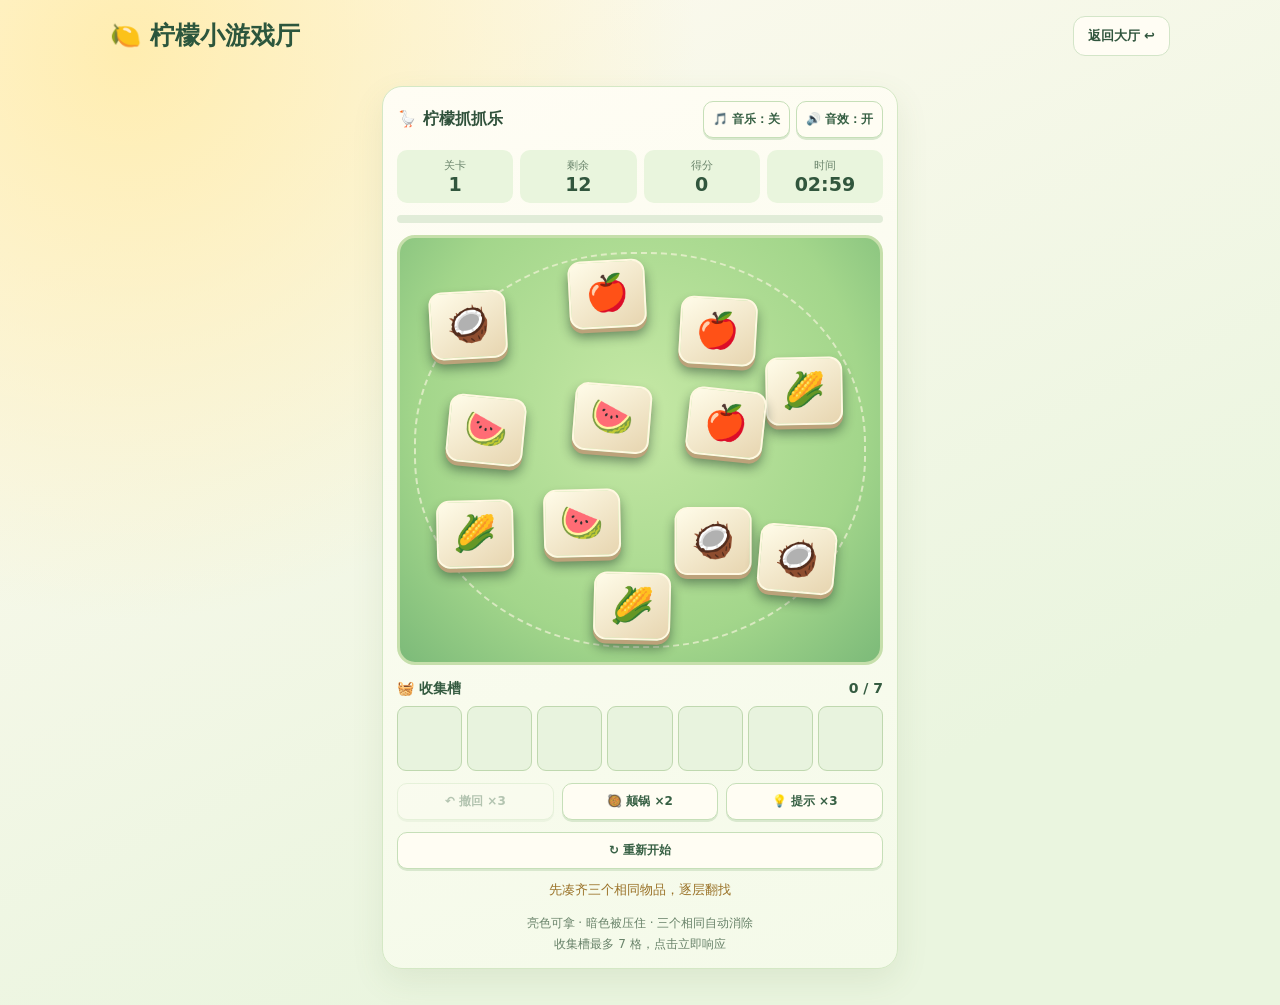
<file: lemon-catch.html>
<!doctype html><html lang="zh-CN"><head><meta charset="utf-8"><meta name="viewport" content="width=device-width,initial-scale=1,viewport-fit=cover"><meta name="theme-color" content="#fff8e8"><title>柠檬抓抓乐</title><link rel="stylesheet" href="./h5-theme.css"><style>
*{box-sizing:border-box}body{margin:0}.wrap{max-width:540px;margin:0 auto;padding:14px 12px 36px}.game{background:#1b3029;border:1px solid #41644e;border-radius:20px;padding:14px;color:#f5f8ed}.controls{display:flex;justify-content:space-between;gap:8px;align-items:center;margin-bottom:12px}.controls .audio{display:flex;gap:6px}.game button{font-family:inherit;cursor:pointer;touch-action:manipulation}.tool{background:#2e5543;border:1px solid #62866c;color:#f3f8ec;border-radius:10px;padding:9px;font-size:12px;font-weight:700}.tool:disabled{opacity:.35;cursor:default}.stats{display:grid;grid-template-columns:repeat(4,1fr);gap:7px;margin-bottom:12px}.stat{background:#284637;border-radius:10px;text-align:center;padding:8px 2px}.stat small{display:block;font-size:11px;color:#b6d1bf}.stat strong{font-size:19px}.progress{height:8px;border-radius:8px;background:#10251b;margin-bottom:12px;overflow:hidden}.progress>div{height:100%;background:linear-gradient(90deg,#76d29a,#f6d785);transition:width .15s}.board{height:clamp(320px,82vw,430px);position:relative;border:3px solid #719675;border-radius:18px;overflow:hidden;background:radial-gradient(ellipse at 50% 40%,#739561,#416e4b 62%,#204b38);touch-action:manipulation}.board:before{content:"";position:absolute;inset:14px;border:2px dashed #c2d9a944;border-radius:48%;pointer-events:none}.piece{position:absolute;width:16%;height:16%;padding:0;border-radius:13px;display:grid;place-items:center;background:linear-gradient(145deg,#fffce9,#e7d5b0);border:2px solid #fff8e1;box-shadow:0 4px 0 #bca27a,0 8px 12px #0b211a77;font-size:clamp(23px,7vw,35px);transform:translate(-50%,-50%) rotate(var(--angle));transition:filter .1s}.piece:active:not(:disabled){filter:brightness(1.2)}.piece.covered{filter:brightness(.58) saturate(.7);cursor:not-allowed}.piece.hint{outline:4px solid #ffe18b}.tray-head{display:flex;justify-content:space-between;margin:15px 0 8px;font-size:14px;font-weight:700}.tray{display:grid;grid-template-columns:repeat(7,minmax(0,1fr));gap:5px}.slot{aspect-ratio:1;border:1px solid #628973;border-radius:9px;background:#102a20;display:grid;place-items:center;font-size:clamp(19px,5vw,29px)}.slot.filled{background:#f1e4c0}.tools{display:grid;grid-template-columns:repeat(3,1fr);gap:8px;margin-top:12px}.message{text-align:center;min-height:22px;margin-top:12px;font-size:13px;color:#f1d79b}.hintline{text-align:center;font-size:12px;color:#a8c7b0;line-height:1.7;margin:10px 0 0}.modal{position:absolute;inset:0;z-index:100;background:#081d16e8;display:flex;flex-direction:column;align-items:center;justify-content:center;text-align:center;gap:12px;padding:18px}.modal[hidden]{display:none!important}.modal strong{font-size:26px}.float{position:absolute;pointer-events:none;font-size:22px;font-weight:900;color:#ffe38a;animation:rise .5s ease-out forwards;z-index:70}@keyframes rise{to{opacity:0;transform:translateY(-45px) scale(1.3)}}@media(max-width:380px){.tool{font-size:11px;padding:8px 5px}.controls{flex-wrap:wrap}}
</style><style>
body.catch-light{background:radial-gradient(circle at 10% 5%,#ffedb0 0,transparent 38%),linear-gradient(155deg,#fffaf0,#eaf5df 75%)!important;color:#2e513a!important;min-height:100dvh}
.catch-light .hall-heading{color:#2c563d}
.catch-light .hall-back{background:#fffdf4;color:#30553d;border:1px solid #d3e5c8}
.catch-light .game.hall-game{background:linear-gradient(165deg,#fffdf4,#f4fae9)!important;border:1px solid #d4e8c5;box-shadow:0 12px 32px #607e461c;color:#30513b}
.catch-light .tool{background:#fffdf3;color:#376044;border:1px solid #c6dfb8;box-shadow:0 2px 0 #d9e8ce}
.catch-light .tool:active:not(:disabled){transform:translateY(1px);box-shadow:none}
.catch-light .stat{background:#e9f5dd;color:#31563d}
.catch-light .stat small{color:#6b856c}
.catch-light .progress{background:#e1ecd8}
.catch-light .board{border-color:#c6dfab;background:radial-gradient(ellipse at 50% 40%,#c5e8a5,#a3d68b 65%,#7cba79)}
.catch-light .board:before{border-color:#fff8e599}
.catch-light .piece.covered{filter:brightness(.83) saturate(.8);opacity:.88}
.catch-light .tray-head{color:#345b40}
.catch-light .slot{background:#e8f3de;border-color:#bfd8af}
.catch-light .slot.filled{background:#fff1c7}
.catch-light .message{color:#9a7228}
.catch-light .hintline{color:#69836a}
.catch-light .modal{background:#f7fbeaef;color:#31553d}
.catch-light .modal #summary{color:#67836a}
</style><style>@media(prefers-color-scheme:dark){body.catch-light{background:radial-gradient(circle at 10% 5%,#294735,transparent 42%),#15271e!important;color:#edf6e9!important}.catch-light .hall-heading{color:#edf6e9}.catch-light .hall-back{background:#2b4937;color:#edf6e9;border-color:#55765c}.catch-light .game.hall-game{background:#20372b!important;color:#edf6e9;border-color:#456b50}.catch-light .tool{background:#2b4937;color:#edf6e9;border-color:#52745a}.catch-light .stat{background:#2b4937;color:#edf6e9}.catch-light .stat small,.catch-light .hintline{color:#b2cbb7}.catch-light .progress{background:#1b3326}.catch-light .board{background:radial-gradient(ellipse at 50% 40%,#5c8255,#365e41 65%,#254634);border-color:#618c65}.catch-light .slot{background:#193327;border-color:#52765a}.catch-light .slot.filled{background:#e7d4a6}.catch-light .message{color:#f0d08b}.catch-light .modal{background:#10241ded;color:#edf6e9}}.catch-light #time{color:inherit}.catch-light #time.time-warning{color:#d75037}@media(prefers-color-scheme:dark){.catch-light #time.time-warning{color:#ffad95}}</style></head><body class="catch-light"><nav class="hall-nav"><h1 class="hall-heading">🍋 柠檬小游戏厅</h1><a class="hall-back" data-hall-back href="./">返回大厅 ↩</a></nav><main class="wrap"><section class="game hall-game">
<div class="controls"><strong>🪿 柠檬抓抓乐</strong><div class="audio"><button class="tool" data-hall-music aria-pressed="false">🎵 音乐：关</button><button class="tool" id="sound" aria-pressed="true">🔊 音效：开</button></div></div>
<div class="stats"><div class="stat"><small>关卡</small><strong id="level">1</strong></div><div class="stat"><small>剩余</small><strong id="left">0</strong></div><div class="stat"><small>得分</small><strong id="score">0</strong></div><div class="stat"><small>时间</small><strong id="time">03:00</strong></div></div><div class="progress"><div id="progress"></div></div>
<div class="board" id="board"><div id="pieces"></div><div id="modal" class="modal" hidden><strong id="result"></strong><span id="summary"></span><button class="tool" id="next" style="background:#f4d88d;color:#29422f;padding:13px 25px;font-size:16px">继续</button></div></div>
<div class="tray-head"><span>🧺 收集槽</span><span id="count">0 / 7</span></div><div class="tray" id="tray"></div>
<div class="tools"><button class="tool" id="undo">↶ 撤回 ×<span id="un">3</span></button><button class="tool" id="mix">🥘 颠锅 ×<span id="mn">2</span></button><button class="tool" id="hint">💡 提示 ×<span id="hn">3</span></button></div><div class="tools" style="grid-template-columns:1fr"><button class="tool" id="reset">↻ 重新开始</button></div><div id="msg" class="message">点击亮色物品，翻出下一层！</div><p class="hintline">亮色可拿 · 暗色被压住 · 三个相同自动消除<br>收集槽最多 7 格，点击立即响应</p>
</section></main><script src="./h5-music.js"></script><script src="./h5-swipe.js"></script><script src="./lemon-catch.js"></script></body></html>
</file>
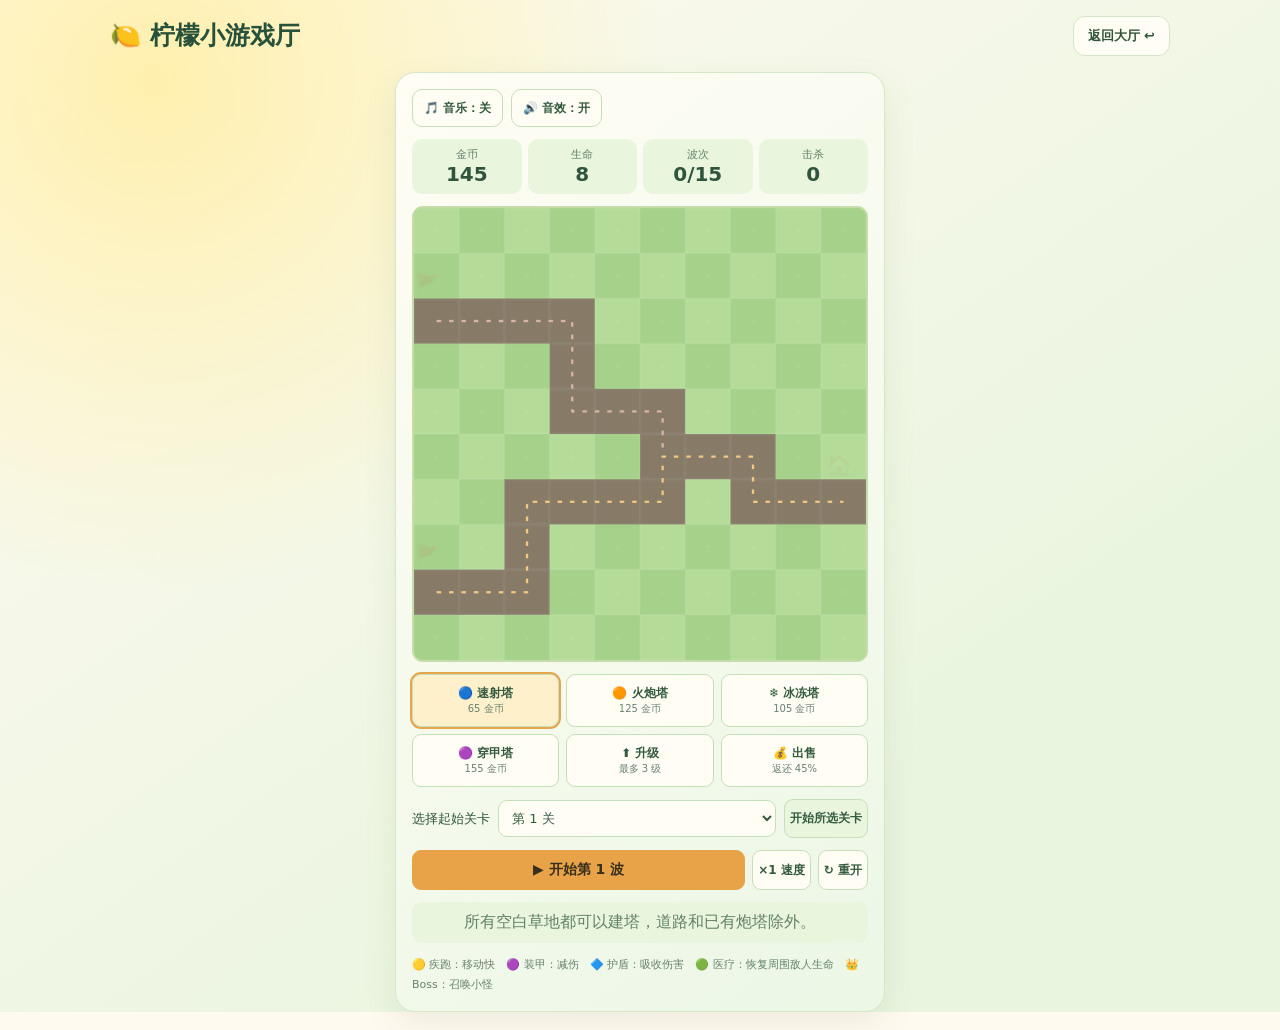
<file: tower-defense-3.html>
<!doctype html>
<html lang="zh-CN"><head><meta charset="utf-8"><meta name="viewport" content="width=device-width,initial-scale=1,viewport-fit=cover"><title>柠檬塔防 · 柠檬小游戏厅</title>
<style>
*{box-sizing:border-box}body{margin:0;background:#101d1b;color:#f0f5f1;font-family:system-ui,-apple-system,'Microsoft YaHei',sans-serif}.game{max-width:490px;margin:18px auto;padding:16px;background:#1a2a27;border-radius:18px;display:flex;flex-direction:column;gap:12px}.stats{display:grid;grid-template-columns:repeat(4,minmax(0,1fr));gap:6px}.stat{background:#263c35;border-radius:10px;padding:8px 2px;text-align:center;font-size:11px;color:#adc4b9}.stat b{display:block;font-size:20px;color:#fff}canvas{display:block;width:100%;height:auto;border-radius:11px;touch-action:manipulation;background:#172b28}.tools{display:grid;grid-template-columns:repeat(3,minmax(0,1fr));gap:7px}button{background:#31443d;color:white;border:1px solid #486256;border-radius:9px;padding:10px 5px;font-size:12px;font-weight:600;cursor:pointer}button.sel{outline:2px solid #e46c56}button.main{background:#aa3c37;border-color:#aa3c37;font-size:14px;flex:1}button:disabled{opacity:.4}.small{font-size:10px;font-weight:400;color:#b5c9bf}.controls{display:flex;gap:7px}.msg{text-align:center;background:#263c35;border-radius:9px;padding:10px;min-height:40px}.legend{font-size:11px;color:#b5c9bf;line-height:1.8}h1{font-size:20px;margin:0;text-align:center}
a.back{display:block;max-width:490px;margin:12px auto 0;padding:0 16px;color:#b8e8d0;text-decoration:none;font-size:14px}a.back:hover{text-decoration:underline}
.sound-switch{text-align:right}.sound-switch button{font-size:12px;padding:7px 12px;background:#38584a;border-color:#668b77}</style><style>
.tower-light .game.hall-game{background:linear-gradient(165deg,#fffdf4,#f1f8e8)!important;border:1px solid #d4e8c5;box-shadow:0 12px 32px #607e461c;color:#31543d}
.tower-light .stat,.tower-light .msg{background:#e9f5dd;color:#638269}
.tower-light .stat b{color:#31543d}
.tower-light .tools button,.tower-light .controls button:not(.main),.tower-light .sound-switch button{background:#fffdf4;border:1px solid #c7dfb9;color:#345b40}
.tower-light .tools button.sel{outline:2px solid #e5a64e;background:#fff0cc}
.tower-light .controls button.main{background:#e8a348;border-color:#e8a348;color:#372f1c}
.tower-light .small,.tower-light .legend{color:#68826d}
.tower-light canvas{background:#a7d28b;border:2px solid #c4dda9}
.tower-light .game.hall-game{background:linear-gradient(145deg,#fffdf4,#ecf7e6)!important}
.level-select{display:flex;align-items:center;gap:8px;flex-wrap:wrap;font-size:13px}
.level-select select{min-width:100px;flex:1;background:#fffdf4;border:1px solid #c7dfb9;color:#345b40;border-radius:9px;padding:9px;font:inherit}
.level-select button{background:#e9f5dd;color:#345b40;border:1px solid #c7dfb9}
#xRetry{width:100%;background:#e8a348;color:#372f1c;border:1px solid #e8a348;font-size:14px}
@media(prefers-color-scheme:dark){.tower-light .game.hall-game{background:#20372b!important}.level-select select,.level-select button{background:#2b4937;color:#edf6e9;border-color:#52745a}}
</style><link rel="stylesheet" href="./h5-theme.css"></head><body class="tower-light"><nav class="hall-nav"><h1 class="hall-heading">🍋 柠檬小游戏厅</h1><a class="hall-back" data-hall-back href="./">返回大厅 ↩</a></nav><main class="game hall-game" id="hellTD"><div class="sound-switch hall-audio"><button type="button" data-hall-music aria-pressed="false">🎵 音乐：关</button><button type="button" id="xSound" aria-pressed="true">🔊 音效：开</button></div>
<div class="stats"><div class="stat">金币<b id="xGold">145</b></div><div class="stat">生命<b id="xLife">8</b></div><div class="stat">波次<b id="xWave">0/15</b></div><div class="stat">击杀<b id="xKills">0</b></div></div>
<canvas id="xCanvas" width="400" height="400" aria-label="塔防地图"></canvas>
<div class="tools"><button data-mode="gun" class="sel">🔵 速射塔<div class="small">65 金币</div></button><button data-mode="cannon">🟠 火炮塔<div class="small">125 金币</div></button><button data-mode="ice">❄️ 冰冻塔<div class="small">105 金币</div></button><button data-mode="laser">🟣 穿甲塔<div class="small">155 金币</div></button><button data-mode="upgrade">⬆️ 升级<div class="small">最多 3 级</div></button><button data-mode="sell">💰 出售<div class="small">返还 45%</div></button></div>
<div class="level-select"><label for="xLevel">选择起始关卡</label><select id="xLevel" aria-label="选择起始关卡"><option value="1">第 1 关</option><option value="2">第 2 关</option><option value="3">第 3 关</option><option value="4">第 4 关</option><option value="5">第 5 关</option><option value="6">第 6 关</option><option value="7">第 7 关</option><option value="8">第 8 关</option><option value="9">第 9 关</option><option value="10">第 10 关</option><option value="11">第 11 关</option><option value="12">第 12 关</option><option value="13">第 13 关</option><option value="14">第 14 关</option><option value="15">第 15 关</option></select><button id="xJump">开始所选关卡</button></div>
<div class="controls"><button class="main" id="xStart">▶ 开始第 1 波</button><button id="xSpeed">×1 速度</button><button id="xReset">↻ 重开</button></div><button id="xRetry" hidden>↻ 从本关重新挑战</button>
<div id="xMsg" class="msg" aria-live="polite">所有空白草地都可以建塔，道路和已有炮塔除外。</div><div class="legend">🟡 疾跑：移动快　🟣 装甲：减伤　🔷 护盾：吸收伤害　🟢 医疗：恢复周围敌人生命　👑 Boss：召唤小怪</div></main><script src="./h5-music.js"></script><script src="./h5-swipe.js"></script>
<script>
(function(){
const root=document.getElementById('hellTD'),q=s=>root.querySelector(s),cv=q('#xCanvas'),c=cv.getContext('2d'),S=40;
const paths=[[[0,2],[1,2],[2,2],[3,2],[3,3],[3,4],[4,4],[5,4],[5,5],[6,5],[7,5],[7,6],[8,6],[9,6]],[[0,8],[1,8],[2,8],[2,7],[2,6],[3,6],[4,6],[5,6],[5,5],[6,5],[7,5],[7,6],[8,6],[9,6]]];
const slots=[[1,1],[3,1],[5,2],[4,3],[2,4],[4,5],[6,3],[7,4],[8,4],[1,6],[3,7],[5,7],[6,7],[8,8]];
const roadSet=new Set(paths.flat().map(p=>p.join(',')));
const config={gun:{cost:65,range:100,dmg:17,rate:.25,color:'#42b5ff'},cannon:{cost:125,range:118,dmg:62,rate:1.3,color:'#ffac50'},ice:{cost:105,range:100,dmg:9,rate:.65,color:'#8ee9ff'},laser:{cost:155,range:132,dmg:44,rate:.72,color:'#c58cff'}};
let gold,life,wave,kills,towers,enemies,shots,mode,active,ended,spawned,clock,speed,last,uid,bossSpawn,waveSnapshot=null;
let soundEnabled=true,soundContext=null,lastShotSound=0;
function unlockSound(){try{const C=window.AudioContext||window.webkitAudioContext;if(!C)return null;soundContext??=new C();if(soundContext.state==='suspended')soundContext.resume().catch(()=>{});return soundContext}catch(e){return null}}
function sound(freq=440,duration=.08,volume=.075){if(!soundEnabled)return;const ac=unlockSound();if(!ac)return;try{const o=ac.createOscillator(),g=ac.createGain(),t=ac.currentTime+.015;o.type='triangle';o.frequency.setValueAtTime(freq,t);g.gain.setValueAtTime(Math.max(volume,.001),t);g.gain.exponentialRampToValueAtTime(.001,t+duration);o.connect(g).connect(ac.destination);o.start(t);o.stop(t+duration+.02)}catch(e){}}
q('#xSound').onclick=()=>{soundEnabled=!soundEnabled;q('#xSound').textContent=soundEnabled?'🔊 音效：开':'🔇 音效：关';q('#xSound').setAttribute('aria-pressed',String(soundEnabled));if(soundEnabled)sound(620,.14,.09)};
root.addEventListener('pointerdown',unlockSound,{passive:true});
const msg=s=>q('#xMsg').textContent=s;
function sync(){q('#xGold').textContent=gold;q('#xLife').textContent=life;q('#xWave').textContent=wave+'/15';q('#xKills').textContent=kills;q('#xStart').disabled=active||ended||wave>=15;q('#xLevel').disabled=active;q('#xJump').disabled=active;q('#xRetry').hidden=!(ended&&life<=0)}
function choose(m){mode=m;root.querySelectorAll('[data-mode]').forEach(b=>b.classList.toggle('sel',b.dataset.mode===m))}
function reset(){waveSnapshot=null;q('#xLevel').value='1';gold=145;life=8;wave=0;kills=0;towers=[];enemies=[];shots=[];mode='gun';active=false;ended=false;spawned=0;clock=0;speed=1;last=0;uid=0;bossSpawn=0;q('#xSpeed').textContent='×1 速度';q('#xStart').textContent='▶ 开始第 1 波';msg('所有空白草地都可以建塔，道路和已有炮塔除外。');choose('gun');sync()}
function pos(e){let path=paths[e.lane],i=Math.min(Math.floor(e.p),path.length-2),f=Math.min(1,e.p-i),a=path[i],b=path[i+1];return{x:(a[0]+(b[0]-a[0])*f+.5)*S,y:(a[1]+(b[1]-a[1])*f+.5)*S}}
function total(){return 7+wave*2}
function spawn(type,lane,p=0){let mult=Math.pow(1.27,wave-1),hp={normal:65,fast:43,armor:170,shield:100,medic:90,boss:900}[type]*mult;enemies.push({id:++uid,type,lane,p,hp,max:hp,shield:type==='shield'?hp*.9:0,v:{normal:.7,fast:1.35,armor:.42,shield:.68,medic:.58,boss:.32}[type],reward:{normal:12,fast:16,armor:24,shield:19,medic:25,boss:120}[type],slow:0,heal:0,summon:0})}
root.querySelectorAll('[data-mode]').forEach(b=>b.onclick=()=>choose(b.dataset.mode));
q('#xSpeed').onclick=()=>{speed=speed===1?2:speed===2?3:1;q('#xSpeed').textContent='×'+speed+' 速度'};
q('#xReset').onclick=reset;
function snapshot(){return{gold,life,wave,kills,towers:towers.map(t=>({...t})),uid,bossSpawn}}
function restoreSnapshot(s){gold=s.gold;life=s.life;wave=s.wave;kills=s.kills;towers=s.towers.map(t=>({...t}));uid=s.uid;bossSpawn=s.bossSpawn;enemies=[];shots=[];active=false;ended=false;spawned=0;clock=0;last=0;speed=1;q('#xSpeed').textContent='×1 速度';choose('gun');sync()}
function selectLevel(n){n=Math.max(1,Math.min(15,n));reset();wave=n-1;gold=145+(n-1)*105;life=8;sync();q('#xLevel').value=String(n);q('#xStart').textContent='▶ 开始第 '+n+' 波';msg('已选择第 '+n+' 关，获得 '+gold+' 初始金币。可先布置炮塔，再开始进攻。')}
q('#xJump').onclick=()=>selectLevel(Number(q('#xLevel').value));
q('#xRetry').onclick=()=>{if(!waveSnapshot)return;restoreSnapshot(waveSnapshot);q('#xStart').textContent='▶ 开始第 '+(wave+1)+' 波';msg('已恢复第 '+(wave+1)+' 关开始前的炮塔、金币与生命，准备再次挑战。');q('#xRetry').hidden=true};

q('#xStart').onclick=()=>{if(active||ended||wave>=15)return;waveSnapshot=snapshot();wave++;active=true;q('#xLevel').value=String(wave);sound(540,.16,.08);spawned=0;clock=0;q('#xStart').textContent='⚔️ 进攻中';msg(wave%5===0?'⚠️ Boss 入侵！':'第 '+wave+' 波：双路进攻');sync()};
cv.addEventListener('pointerdown',ev=>{if(ended)return;let r=cv.getBoundingClientRect(),x=Math.floor((ev.clientX-r.left)*400/r.width/40),y=Math.floor((ev.clientY-r.top)*400/r.height/40);let t=towers.find(t=>t.x===x&&t.y===y);if(mode==='upgrade'){if(!t){msg('请选择已有炮塔');return}if(t.level===3){msg('已达到最高等级');return}let cost=65+t.level*65;if(gold<cost){msg('升级需要 '+cost+' 金币');return}gold-=cost;t.spent+=cost;t.level++;sound(730,.15,.07);msg('升级成功，Lv.'+t.level)}else if(mode==='sell'){if(!t){msg('这里没有炮塔');return}let amount=Math.floor(t.spent*.45);gold+=amount;towers=towers.filter(v=>v!==t);sound(340,.12,.06);msg('出售获得 '+amount+' 金币')}else{if(x<0||x>=10||y<0||y>=10||roadSet.has(x+','+y)){msg('道路上不能建塔，请选择空白草地！');return}if(t){msg('位置已占用');return}let cost=config[mode].cost;if(gold<cost){msg('金币不足，需要 '+cost);return}gold-=cost;towers.push({x,y,type:mode,level:1,spent:cost,cool:0});sound(580,.11,.07);msg('建造成功')}sync()});
function hit(e,d,t){if(e.type==='armor'&&t.type!=='laser')d*=.32;if(e.type==='boss'&&t.type!=='laser')d*=.7;if(e.shield>0){let used=Math.min(e.shield,d);e.shield-=used;d-=used}e.hp-=d;if(t.type==='ice')e.slow=Math.max(e.slow,1.8)}
function update(dt){if(!active)return;clock-=dt;if(spawned<total()&&clock<=0){let n=spawned,type=n%9===8?'medic':n%6===5?'shield':n%5===3?'armor':n%3===1?'fast':'normal';if(wave%5===0&&n===total()-1)type='boss';spawn(type,n%2);spawned++;clock=Math.max(.24,.7-wave*.019)}
for(let e of enemies){e.slow=Math.max(0,e.slow-dt);e.p+=e.v*(e.slow>0?.48:1)*dt;if(e.type==='medic'){e.heal+=dt;if(e.heal>=1.4){e.heal=0;let ep=pos(e);for(let other of enemies){let op=pos(other);if(Math.hypot(op.x-ep.x,op.y-ep.y)<95)other.hp=Math.min(other.max,other.hp+other.max*.075)}}}if(e.type==='boss'){e.summon+=dt;if(e.summon>=3.8){e.summon=0;bossSpawn++;if(bossSpawn<15)spawn('fast',e.lane,Math.max(0,e.p-.65))}}}
for(let t of towers){t.cool-=dt;if(t.cool>0)continue;let cfg=config[t.type],cx=(t.x+.5)*S,cy=(t.y+.5)*S,r=cfg.range+(t.level-1)*12;let candidates=enemies.filter(e=>{let p=pos(e);return Math.hypot(p.x-cx,p.y-cy)<r}).sort((a,b)=>b.p-a.p);if(!candidates.length)continue;let e=candidates[0],p=pos(e),d=cfg.dmg*Math.pow(1.65,t.level-1);hit(e,d,t);if(t.type==='cannon')for(let other of enemies){if(other!==e){let op=pos(other);if(Math.hypot(op.x-p.x,op.y-p.y)<45)hit(other,d*.48,t)}}t.cool=cfg.rate/(1+(t.level-1)*.22);if(performance.now()-lastShotSound>160){sound(t.type==='cannon'?150:390,.055,.035);lastShotSound=performance.now()}shots.push({x:cx,y:cy,tx:p.x,ty:p.y,ttl:.14,type:t.type})}
shots=shots.filter(s=>(s.ttl-=dt)>0);
for(let i=enemies.length-1;i>=0;i--){let e=enemies[i];if(e.hp<=0){gold+=e.reward;kills++;enemies.splice(i,1)}else if(e.p>=paths[e.lane].length-1){life-=e.type==='boss'?5:e.type==='armor'?2:1;enemies.splice(i,1)}}
if(life<=0){life=0;active=false;ended=true;q('#xStart').textContent='失败';sound(150,.4,.09);msg('💀 第 '+wave+' 关失守！点击「从本关重新挑战」可恢复本关开局配置。')}
else if(spawned>=total()&&enemies.length===0){active=false;if(wave===15){ended=true;q('#xStart').textContent='🏆 胜利';sound(880,.35,.09);msg('🏆 全部 15 波通关！你守住了基地！')}else{gold+=20;q('#xStart').textContent='▶ 开始第 '+(wave+1)+' 波';msg('守住第 '+wave+' 波，奖励 20 金币。')}}sync()}
function draw(){c.clearRect(0,0,400,400);let road=roadSet;for(let y=0;y<10;y++)for(let x=0;x<10;x++){c.fillStyle=road.has(x+','+y)?'#877b68':(x+y)%2?'#a5d18a':'#b5db99';c.fillRect(x*S,y*S,S,S);c.strokeStyle='rgba(255,255,255,.045)';c.strokeRect(x*S+.5,y*S+.5,39,39)}
for(let lane=0;lane<2;lane++){c.strokeStyle=lane?'#f3c885':'#d8b5a6';c.lineWidth=2;c.setLineDash([4,7]);c.beginPath();paths[lane].forEach((p,i)=>{let x=(p[0]+.5)*S,y=(p[1]+.5)*S;i?c.lineTo(x,y):c.moveTo(x,y)});c.stroke();c.setLineDash([])}
for(let y=0;y<10;y++)for(let x=0;x<10;x++){if(roadSet.has(x+','+y)||towers.some(t=>t.x===x&&t.y===y))continue;c.fillStyle='rgba(255,255,255,.07)';c.beginPath();c.arc((x+.5)*S,(y+.5)*S,2,0,Math.PI*2);c.fill()}
c.font='18px sans-serif';c.fillText('🚩',1,74);c.fillText('🚩',1,314);c.fillText('🏠',365,234);
for(let t of towers){let x=(t.x+.5)*S,y=(t.y+.5)*S;c.fillStyle='#10272d';c.beginPath();c.arc(x,y,17,0,7);c.fill();c.fillStyle=config[t.type].color;c.beginPath();c.arc(x,y,12,0,7);c.fill();c.fillStyle='#152c34';c.fillRect(x-3,y-17,6,14);c.fillStyle='white';c.font='bold 11px sans-serif';c.textAlign='center';c.fillText(t.level,x,y+4);c.textAlign='left'}
for(let e of enemies){let p=pos(e),rad=e.type==='boss'?17:e.type==='armor'?13:10;c.fillStyle={normal:'#ef6c76',fast:'#f4d45e',armor:'#b68cf4',shield:'#60bafa',medic:'#65d894',boss:'#fa649d'}[e.type];c.beginPath();c.arc(p.x,p.y,rad,0,7);c.fill();if(e.shield>0){c.strokeStyle='#92ddff';c.lineWidth=3;c.beginPath();c.arc(p.x,p.y,rad+4,0,7);c.stroke()}if(e.slow>0){c.strokeStyle='#b0f7ff';c.lineWidth=2;c.beginPath();c.arc(p.x,p.y,rad+6,0,7);c.stroke()}if(e.type==='boss'){c.font='16px sans-serif';c.fillText('👑',p.x-9,p.y-16)}c.fillStyle='#502d38';c.fillRect(p.x-14,p.y-rad-9,28,4);c.fillStyle='#70f4a4';c.fillRect(p.x-14,p.y-rad-9,28*Math.max(0,e.hp/e.max),4)}
for(let s of shots){c.globalAlpha=Math.min(1,s.ttl/.14);c.strokeStyle=config[s.type].color;c.lineWidth=s.type==='cannon'?6:3;c.beginPath();c.moveTo(s.x,s.y);c.lineTo(s.tx,s.ty);c.stroke();c.globalAlpha=1}}
function frame(ts){let dt=last?Math.min((ts-last)/1000,.05):0;last=ts;if(active)for(let i=0;i<speed;i++)update(dt);draw();requestAnimationFrame(frame)}
reset();requestAnimationFrame(frame);
})();
</script></body></html>
</file>
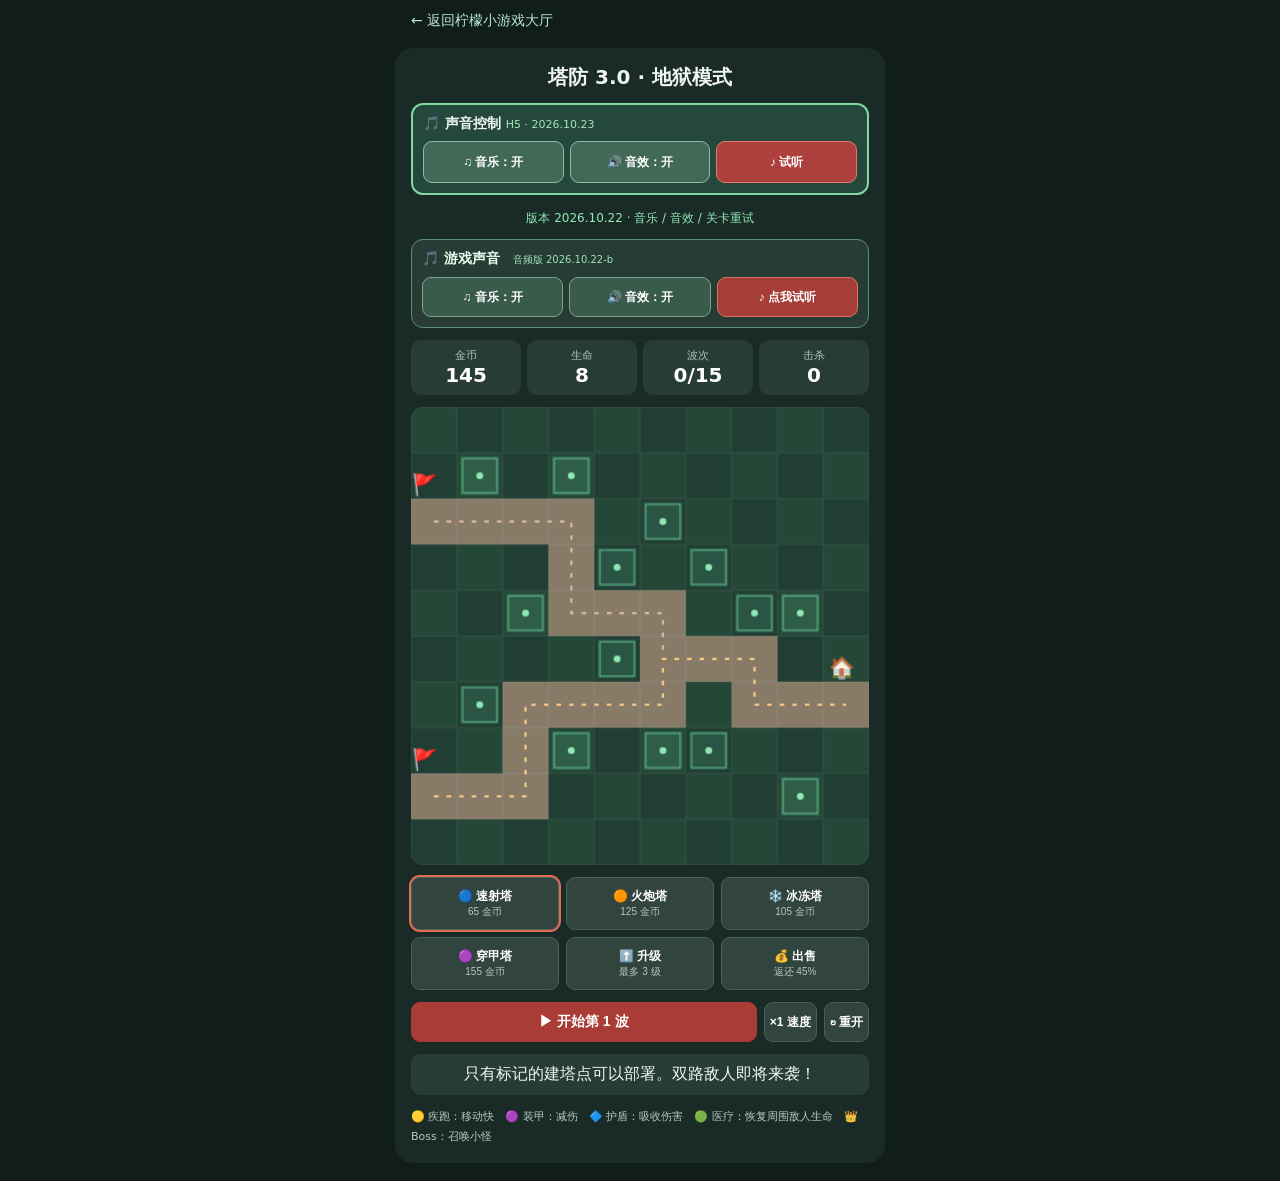
<file: docs/tower-defense-3.html>
<!doctype html>
<html lang="zh-CN"><head><meta charset="utf-8"><meta name="viewport" content="width=device-width,initial-scale=1"><title>塔防 3.0 · 地狱模式</title>
<style>
*{box-sizing:border-box}body{margin:0;background:#101d1b;color:#f0f5f1;font-family:system-ui,-apple-system,'Microsoft YaHei',sans-serif}.game{max-width:490px;margin:18px auto;padding:16px;background:#1a2a27;border-radius:18px;display:flex;flex-direction:column;gap:12px}.stats{display:grid;grid-template-columns:repeat(4,minmax(0,1fr));gap:6px}.stat{background:#263c35;border-radius:10px;padding:8px 2px;text-align:center;font-size:11px;color:#adc4b9}.stat b{display:block;font-size:20px;color:#fff}canvas{display:block;width:100%;height:auto;border-radius:11px;touch-action:manipulation;background:#172b28}.tools{display:grid;grid-template-columns:repeat(3,minmax(0,1fr));gap:7px}button{background:#31443d;color:white;border:1px solid #486256;border-radius:9px;padding:10px 5px;font-size:12px;font-weight:600;cursor:pointer}button.sel{outline:2px solid #e46c56}button.main{background:#aa3c37;border-color:#aa3c37;font-size:14px;flex:1}button:disabled{opacity:.4}.small{font-size:10px;font-weight:400;color:#b5c9bf}.controls{display:flex;gap:7px}.msg{text-align:center;background:#263c35;border-radius:9px;padding:10px;min-height:40px}.legend{font-size:11px;color:#b5c9bf;line-height:1.8}h1{font-size:20px;margin:0;text-align:center}
a.back{display:block;max-width:490px;margin:12px auto 0;padding:0 16px;color:#b8e8d0;text-decoration:none;font-size:14px}a.back:hover{text-decoration:underline}
.audio-panel{background:#263c35;border:1px solid #5c8e76;border-radius:12px;padding:10px;display:flex;flex-direction:column;gap:9px}.audio-label{font-size:14px;font-weight:800;color:#e7fff0}.audio-label small{font-size:10px;color:#9fe4b7;font-weight:400;margin-left:8px}.audio-actions{display:grid;grid-template-columns:repeat(3,minmax(0,1fr));gap:6px}.audio-actions button{min-height:40px;background:#385b4c;border-color:#7ba58e;font-size:12px;padding:7px 2px}.audio-actions #xTest{background:#a43e37;border-color:#dc7264}@media(max-width:390px){.audio-actions button{font-size:11px}}
.sound-top{display:block!important;visibility:visible!important;opacity:1!important;background:#24483b;border:2px solid #7fd8a0;border-radius:12px;padding:10px;margin:0 0 3px}.sound-title{font-size:14px;font-weight:800;margin-bottom:8px}.sound-title small{font-size:11px;font-weight:400;color:#a4e5bd}.sound-buttons{display:grid;grid-template-columns:repeat(3,minmax(0,1fr));gap:6px}.sound-buttons button{display:block!important;visibility:visible!important;min-height:42px;font-size:12px;background:#426958;border:1px solid #8bbca4}.sound-buttons #soundPreview{background:#ad403d;border-color:#e37b6b}</style></head><body><a class="back" href="./">← 返回柠檬小游戏大厅</a><main class="game" id="hellTD"><h1>塔防 3.0 · 地狱模式</h1><div class="sound-top" id="soundTop" aria-label="声音控制"><div class="sound-title">🎵 声音控制 <small>H5 · 2026.10.23</small></div><div class="sound-buttons"><button type="button" id="soundMusic" onclick="document.getElementById('xMusic').click();this.textContent=document.getElementById('xMusic').textContent">♫ 音乐：开</button><button type="button" id="soundEffects" onclick="document.getElementById('xSfx').click();this.textContent=document.getElementById('xSfx').textContent">🔊 音效：开</button><button type="button" id="soundPreview" onclick="document.getElementById('xTest').click()">♪ 试听</button></div></div><div style="text-align:center;font-size:12px;color:#8fe9b4">版本 2026.10.22 · 音乐 / 音效 / 关卡重试</div>
<section class="audio-panel" aria-label="游戏声音设置"><span class="audio-label">🎵 游戏声音 <small>音频版 2026.10.22-b</small></span><div class="audio-actions"><button type="button" id="xMusic">♫ 音乐：开</button><button type="button" id="xSfx">🔊 音效：开</button><button type="button" id="xTest">♪ 点我试听</button></div></section>
<div class="stats"><div class="stat">金币<b id="xGold">145</b></div><div class="stat">生命<b id="xLife">8</b></div><div class="stat">波次<b id="xWave">0/15</b></div><div class="stat">击杀<b id="xKills">0</b></div></div>
<canvas id="xCanvas" width="400" height="400" aria-label="塔防地图"></canvas>
<div class="tools"><button data-mode="gun" class="sel">🔵 速射塔<div class="small">65 金币</div></button><button data-mode="cannon">🟠 火炮塔<div class="small">125 金币</div></button><button data-mode="ice">❄️ 冰冻塔<div class="small">105 金币</div></button><button data-mode="laser">🟣 穿甲塔<div class="small">155 金币</div></button><button data-mode="upgrade">⬆️ 升级<div class="small">最多 3 级</div></button><button data-mode="sell">💰 出售<div class="small">返还 45%</div></button></div>
<div class="controls"><button class="main" id="xStart">▶ 开始第 1 波</button><button id="xSpeed">×1 速度</button><button id="xRetry" hidden>↻ 重试本波</button><button id="xReset">↻ 重开</button></div>

<div id="xMsg" class="msg" aria-live="polite">只有标记的建塔点可以部署。双路敌人即将来袭！</div><div class="legend">🟡 疾跑：移动快　🟣 装甲：减伤　🔷 护盾：吸收伤害　🟢 医疗：恢复周围敌人生命　👑 Boss：召唤小怪</div></main>
<script>
(function(){
const root=document.getElementById('hellTD'),q=s=>root.querySelector(s),cv=q('#xCanvas'),c=cv.getContext('2d'),S=40;
const paths=[[[0,2],[1,2],[2,2],[3,2],[3,3],[3,4],[4,4],[5,4],[5,5],[6,5],[7,5],[7,6],[8,6],[9,6]],[[0,8],[1,8],[2,8],[2,7],[2,6],[3,6],[4,6],[5,6],[5,5],[6,5],[7,5],[7,6],[8,6],[9,6]]];
const slots=[[1,1],[3,1],[5,2],[4,3],[2,4],[4,5],[6,3],[7,4],[8,4],[1,6],[3,7],[5,7],[6,7],[8,8]];
const slotSet=new Set(slots.map(p=>p.join(',')));
const config={gun:{cost:65,range:100,dmg:17,rate:.25,color:'#42b5ff'},cannon:{cost:125,range:118,dmg:62,rate:1.3,color:'#ffac50'},ice:{cost:105,range:100,dmg:9,rate:.65,color:'#8ee9ff'},laser:{cost:155,range:132,dmg:44,rate:.72,color:'#c58cff'}};
let gold,life,wave,kills,towers,enemies,shots,mode,active,ended,spawned,clock,speed,last,uid,bossSpawn;
let waveCheckpoint=null,failedWave=0;
let audioCtx=null,musicOn=true,sfxOn=true,musicTimer=0,musicStep=0,shotSfxClock=0,audioUnlocked=false;
function audio(){try{if(!audioUnlocked)return null;const AudioCtor=window.AudioContext||window.webkitAudioContext;if(!AudioCtor)return null;audioCtx??=new AudioCtor();return audioCtx}catch(e){return null}}
async function unlockAudio(){audioUnlocked=true;const ac=audio();if(!ac)return null;try{if(ac.state==='suspended')await ac.resume()}catch(e){msg('声音未能启动，请检查浏览器音频权限')}return ac}
root.addEventListener('pointerdown',()=>{void unlockAudio()},{passive:true});
root.addEventListener('keydown',()=>{void unlockAudio()});
function tone(freq,duration=.12,volume=.035,waveform='sine',delay=0){let ac=audio();if(!ac)return;let t=ac.currentTime+Math.max(.025,delay),o=ac.createOscillator(),g=ac.createGain();o.type=waveform;o.frequency.setValueAtTime(freq,t);g.gain.setValueAtTime(.0001,t);g.gain.exponentialRampToValueAtTime(Math.max(.0002,volume),t+.015);g.gain.exponentialRampToValueAtTime(.0001,t+duration);o.connect(g).connect(ac.destination);o.start(t);o.stop(t+duration+.02)}
function sfx(name){if(!sfxOn)return;const now=performance.now();if(name==='shot'){if(now-shotSfxClock<110)return;shotSfxClock=now;tone(230,.07,.035,'triangle');return}
if(name==='build')tone(520,.11,.095,'sine');
else if(name==='upgrade'){tone(440,.12,.04);tone(660,.15,.04,'sine',.12)}
else if(name==='sell')tone(320,.16,.03,'triangle');
else if(name==='kill')tone(720,.09,.018,'triangle');
else if(name==='leak')tone(155,.22,.06,'sawtooth');
else if(name==='lose'){tone(260,.35,.06,'triangle');tone(130,.55,.06,'triangle',.28)}
else if(name==='win'){[440,550,660,880].forEach((n,i)=>tone(n,.23,.04,'sine',i*.18))}
else if(name==='start'){tone(330,.12,.035);tone(490,.15,.035,'sine',.13)}}
const melody=[220,0,261.63,329.63,0,293.66,261.63,0,196,0,246.94,293.66,0,261.63,220,0];
function musicTick(){if(!musicOn||document.hidden||!audioUnlocked||!audioCtx||audioCtx.state!=='running')return;const n=melody[musicStep++%melody.length];if(n)tone(n,.36,.045,'sine')}
musicTimer=setInterval(musicTick,410);
q('#xMusic').onclick=async()=>{musicOn=!musicOn;q('#xMusic').textContent=musicOn?'♫ 音乐：开':'♫ 音乐：关';if(musicOn){const ac=await unlockAudio();if(ac?.state==='running')musicTick()}};
q('#xSfx').onclick=async()=>{sfxOn=!sfxOn;q('#xSfx').textContent=sfxOn?'🔊 音效：开':'🔇 音效：关';if(sfxOn){const ac=await unlockAudio();if(ac?.state==='running')sfx('build')}};
q('#xTest').onclick=async()=>{const ac=await unlockAudio();if(!ac){msg('当前浏览器不支持 Web Audio');return}if(ac.state!=='running'){msg('浏览器尚未允许声音播放，请再次点击试听');return}tone(523,.24,.2,'triangle');tone(784,.3,.2,'sine',.26);msg('♪ 正在播放试听音：请确认手机媒体音量。')};
function snapshot(){return{gold,life,wave,kills,towers:towers.map(t=>({...t})),uid,bossSpawn}}
function restore(cp){gold=cp.gold;life=cp.life;wave=cp.wave;kills=cp.kills;towers=cp.towers.map(t=>({...t}));uid=cp.uid;bossSpawn=cp.bossSpawn;enemies=[];shots=[];active=false;ended=false;spawned=0;clock=0;failedWave=0;last=0;q('#xRetry').hidden=true;q('#xStart').textContent='▶ 开始第 '+(wave+1)+' 波';sync()}
q('#xRetry').onclick=()=>{if(!waveCheckpoint||!ended)return;restore(waveCheckpoint);msg('已恢复到第 '+(wave+1)+' 波开始前，准备好后再次进攻。');sfx('start')};
const msg=s=>q('#xMsg').textContent=s;
function sync(){q('#xGold').textContent=gold;q('#xLife').textContent=life;q('#xWave').textContent=wave+'/15';q('#xKills').textContent=kills;q('#xStart').disabled=active||ended||wave>=15}
function choose(m){mode=m;root.querySelectorAll('[data-mode]').forEach(b=>b.classList.toggle('sel',b.dataset.mode===m))}
function reset(){waveCheckpoint=null;failedWave=0;q('#xRetry').hidden=true;gold=145;life=8;wave=0;kills=0;towers=[];enemies=[];shots=[];mode='gun';active=false;ended=false;spawned=0;clock=0;speed=1;last=0;uid=0;bossSpawn=0;q('#xSpeed').textContent='×1 速度';q('#xStart').textContent='▶ 开始第 1 波';msg('只有标记的建塔点可以部署。双路敌人即将来袭！');choose('gun');sync()}
function pos(e){let path=paths[e.lane],i=Math.min(Math.floor(e.p),path.length-2),f=Math.min(1,e.p-i),a=path[i],b=path[i+1];return{x:(a[0]+(b[0]-a[0])*f+.5)*S,y:(a[1]+(b[1]-a[1])*f+.5)*S}}
function total(){return 7+wave*2}
function spawn(type,lane,p=0){let mult=Math.pow(1.27,wave-1),hp={normal:65,fast:43,armor:170,shield:100,medic:90,boss:900}[type]*mult;enemies.push({id:++uid,type,lane,p,hp,max:hp,shield:type==='shield'?hp*.9:0,v:{normal:.7,fast:1.35,armor:.42,shield:.68,medic:.58,boss:.32}[type],reward:{normal:12,fast:16,armor:24,shield:19,medic:25,boss:120}[type],slow:0,heal:0,summon:0})}
root.querySelectorAll('[data-mode]').forEach(b=>b.onclick=()=>choose(b.dataset.mode));
q('#xSpeed').onclick=()=>{speed=speed===1?2:speed===2?3:1;q('#xSpeed').textContent='×'+speed+' 速度'};
q('#xReset').onclick=reset;
q('#xStart').onclick=()=>{if(active||ended||wave>=15)return;audio();waveCheckpoint=snapshot();wave++;active=true;unlockAudio().then(ac=>{if(ac?.state==='running'){sfx('start');musicTick()}});spawned=0;clock=0;q('#xStart').textContent='⚔️ 进攻中';msg(wave%5===0?'⚠️ Boss 入侵！':'第 '+wave+' 波：双路进攻');sync()};
cv.addEventListener('pointerdown',ev=>{if(ended)return;let r=cv.getBoundingClientRect(),x=Math.floor((ev.clientX-r.left)*400/r.width/40),y=Math.floor((ev.clientY-r.top)*400/r.height/40);let t=towers.find(t=>t.x===x&&t.y===y);if(mode==='upgrade'){if(!t){msg('请选择已有炮塔');return}if(t.level===3){msg('已达到最高等级');return}let cost=65+t.level*65;if(gold<cost){msg('升级需要 '+cost+' 金币');return}gold-=cost;t.spent+=cost;t.level++;sfx('upgrade');msg('升级成功，Lv.'+t.level)}else if(mode==='sell'){if(!t){msg('这里没有炮塔');return}let amount=Math.floor(t.spent*.45);gold+=amount;towers=towers.filter(v=>v!==t);sfx('sell');msg('出售获得 '+amount+' 金币')}else{if(!slotSet.has(x+','+y)){msg('只能在发光的建塔点建造！');return}if(t){msg('位置已占用');return}let cost=config[mode].cost;if(gold<cost){msg('金币不足，需要 '+cost);return}gold-=cost;towers.push({x,y,type:mode,level:1,spent:cost,cool:0});sfx('build');msg('建造成功')}sync()});
function hit(e,d,t){if(e.type==='armor'&&t.type!=='laser')d*=.32;if(e.type==='boss'&&t.type!=='laser')d*=.7;if(e.shield>0){let used=Math.min(e.shield,d);e.shield-=used;d-=used}e.hp-=d;if(t.type==='ice')e.slow=Math.max(e.slow,1.8)}
function update(dt){if(!active)return;clock-=dt;if(spawned<total()&&clock<=0){let n=spawned,type=n%9===8?'medic':n%6===5?'shield':n%5===3?'armor':n%3===1?'fast':'normal';if(wave%5===0&&n===total()-1)type='boss';spawn(type,n%2);spawned++;clock=Math.max(.24,.7-wave*.019)}
for(let e of enemies){e.slow=Math.max(0,e.slow-dt);e.p+=e.v*(e.slow>0?.48:1)*dt;if(e.type==='medic'){e.heal+=dt;if(e.heal>=1.4){e.heal=0;let ep=pos(e);for(let other of enemies){let op=pos(other);if(Math.hypot(op.x-ep.x,op.y-ep.y)<95)other.hp=Math.min(other.max,other.hp+other.max*.075)}}}if(e.type==='boss'){e.summon+=dt;if(e.summon>=3.8){e.summon=0;bossSpawn++;if(bossSpawn<15)spawn('fast',e.lane,Math.max(0,e.p-.65))}}}
for(let t of towers){t.cool-=dt;if(t.cool>0)continue;let cfg=config[t.type],cx=(t.x+.5)*S,cy=(t.y+.5)*S,r=cfg.range+(t.level-1)*12;let candidates=enemies.filter(e=>{let p=pos(e);return Math.hypot(p.x-cx,p.y-cy)<r}).sort((a,b)=>b.p-a.p);if(!candidates.length)continue;let e=candidates[0],p=pos(e),d=cfg.dmg*Math.pow(1.65,t.level-1);hit(e,d,t);if(t.type==='cannon')for(let other of enemies){if(other!==e){let op=pos(other);if(Math.hypot(op.x-p.x,op.y-p.y)<45)hit(other,d*.48,t)}}t.cool=cfg.rate/(1+(t.level-1)*.22);shots.push({x:cx,y:cy,tx:p.x,ty:p.y,ttl:.14,type:t.type});sfx('shot')}
shots=shots.filter(s=>(s.ttl-=dt)>0);
for(let i=enemies.length-1;i>=0;i--){let e=enemies[i];if(e.hp<=0){gold+=e.reward;kills++;sfx('kill');enemies.splice(i,1)}else if(e.p>=paths[e.lane].length-1){life-=e.type==='boss'?5:e.type==='armor'?2:1;sfx('leak');enemies.splice(i,1)}}
if(life<=0){life=0;active=false;ended=true;failedWave=wave;q('#xRetry').hidden=false;q('#xStart').textContent='失败';sfx('lose');msg('💀 第 '+wave+' 波失败。点击「重试本波」可恢复开战前状态。')}
else if(spawned>=total()&&enemies.length===0){active=false;if(wave===15){ended=true;sfx('win');q('#xStart').textContent='🏆 胜利';msg('🏆 地狱模式通关！你守住了全部 15 波！')}else{gold+=20;q('#xStart').textContent='▶ 开始第 '+(wave+1)+' 波';msg('守住第 '+wave+' 波，奖励 20 金币。')}}sync()}
function draw(){c.clearRect(0,0,400,400);let road=new Set(paths.flat().map(p=>p.join(',')));for(let y=0;y<10;y++)for(let x=0;x<10;x++){c.fillStyle=road.has(x+','+y)?'#877b68':(x+y)%2?'#203e33':'#254737';c.fillRect(x*S,y*S,S,S);c.strokeStyle='rgba(255,255,255,.045)';c.strokeRect(x*S+.5,y*S+.5,39,39)}
for(let lane=0;lane<2;lane++){c.strokeStyle=lane?'#f3c885':'#d8b5a6';c.lineWidth=2;c.setLineDash([4,7]);c.beginPath();paths[lane].forEach((p,i)=>{let x=(p[0]+.5)*S,y=(p[1]+.5)*S;i?c.lineTo(x,y):c.moveTo(x,y)});c.stroke();c.setLineDash([])}
for(let [x,y] of slots){let occupied=towers.some(t=>t.x===x&&t.y===y);if(!occupied){c.fillStyle='rgba(110,236,181,.13)';c.fillRect(x*S+3,y*S+3,34,34);c.strokeStyle='#62bd90';c.lineWidth=1;c.strokeRect(x*S+5,y*S+5,30,30);c.fillStyle='#8fe9b4';c.beginPath();c.arc((x+.5)*S,(y+.5)*S,3,0,7);c.fill()}}
c.font='18px sans-serif';c.fillText('🚩',1,74);c.fillText('🚩',1,314);c.fillText('🏠',365,234);
for(let t of towers){let x=(t.x+.5)*S,y=(t.y+.5)*S;c.fillStyle='#10272d';c.beginPath();c.arc(x,y,17,0,7);c.fill();c.fillStyle=config[t.type].color;c.beginPath();c.arc(x,y,12,0,7);c.fill();c.fillStyle='#152c34';c.fillRect(x-3,y-17,6,14);c.fillStyle='white';c.font='bold 11px sans-serif';c.textAlign='center';c.fillText(t.level,x,y+4);c.textAlign='left'}
for(let e of enemies){let p=pos(e),rad=e.type==='boss'?17:e.type==='armor'?13:10;c.fillStyle={normal:'#ef6c76',fast:'#f4d45e',armor:'#b68cf4',shield:'#60bafa',medic:'#65d894',boss:'#fa649d'}[e.type];c.beginPath();c.arc(p.x,p.y,rad,0,7);c.fill();if(e.shield>0){c.strokeStyle='#92ddff';c.lineWidth=3;c.beginPath();c.arc(p.x,p.y,rad+4,0,7);c.stroke()}if(e.slow>0){c.strokeStyle='#b0f7ff';c.lineWidth=2;c.beginPath();c.arc(p.x,p.y,rad+6,0,7);c.stroke()}if(e.type==='boss'){c.font='16px sans-serif';c.fillText('👑',p.x-9,p.y-16)}c.fillStyle='#502d38';c.fillRect(p.x-14,p.y-rad-9,28,4);c.fillStyle='#70f4a4';c.fillRect(p.x-14,p.y-rad-9,28*Math.max(0,e.hp/e.max),4)}
for(let s of shots){c.globalAlpha=Math.min(1,s.ttl/.14);c.strokeStyle=config[s.type].color;c.lineWidth=s.type==='cannon'?6:3;c.beginPath();c.moveTo(s.x,s.y);c.lineTo(s.tx,s.ty);c.stroke();c.globalAlpha=1}}
function frame(ts){let dt=last?Math.min((ts-last)/1000,.05):0;last=ts;if(active)for(let i=0;i<speed;i++)update(dt);draw();requestAnimationFrame(frame)}
reset();requestAnimationFrame(frame);
})();
</script></body></html>
</file>
<file: h5-theme.css>
/* H5 game hall shared visual system; WeChat native code remains independent. */
:root{color-scheme:dark;--bg:#101e1a;--panel:#1b3029;--panel2:#294438;--line:#4b7760;--text:#f3f9f2;--muted:#a8c8b4;--accent:#a4e2b6;--action:#b65345}
*{box-sizing:border-box}html{background:var(--bg)}body{background:radial-gradient(circle at 10% 0%,#254939 0,transparent 45%),var(--bg)!important;color:var(--text)!important;font-family:system-ui,-apple-system,"PingFang SC",sans-serif}
a{color:var(--accent)}button{font-family:inherit}button:focus-visible,a:focus-visible{outline:3px solid #f2cf78;outline-offset:2px}
.hall-nav{display:flex;align-items:center;justify-content:space-between;gap:12px;max-width:960px;margin:0 auto;padding:16px 18px}
.hall-brand{font-weight:850;letter-spacing:.01em;text-decoration:none;color:var(--text);font-size:clamp(18px,3vw,24px)}
.hall-back,.hall-action{display:inline-flex;align-items:center;justify-content:center;border:1px solid var(--line);border-radius:12px;background:var(--panel2);color:var(--text);padding:10px 14px;font-weight:700;text-decoration:none;cursor:pointer}
.hall-back:active,.hall-action:active{transform:scale(.98)}
.hall-pill{border:1px solid var(--line);border-radius:999px;padding:5px 10px;color:var(--muted);font-size:12px}
.hall-game{background:var(--panel)!important;border:1px solid #365846;border-radius:20px;box-shadow:0 16px 55px #07170d55}
.hall-audio{display:flex;gap:8px;align-items:center;flex-wrap:wrap}
.hall-audio button{background:var(--panel2);border:1px solid var(--line);border-radius:10px;color:var(--text);padding:8px 11px;min-height:38px;font-size:12px;font-weight:700}
.hall-tip{color:var(--muted);font-size:12px}
@media(max-width:550px){.hall-nav{padding:12px}.hall-pill{display:none}.hall-back,.hall-action{padding:9px 11px}}

/* Same title-left / return-right toolbar in the hall and both games. */
.hall-nav{max-width:1100px;width:100%;min-height:72px;padding:14px 20px;gap:12px}
.hall-heading{margin:0;color:var(--text);font-size:clamp(19px,4vw,25px);font-weight:800;line-height:1.3}
.hall-nav .hall-back{flex-shrink:0;font-size:13px;min-height:40px}
.game-bar.hall-audio{justify-content:flex-end;gap:8px;flex-wrap:wrap}
.game-bar.hall-audio button{flex:0 0 auto}
.game.hall-game{margin-top:0}
@media(max-width:550px){.hall-nav{min-height:64px;padding:10px 14px}.hall-heading{font-size:19px}.game-bar.hall-audio{justify-content:center}}

/* Hidden controls must stay hidden even when styled as flex buttons. */
[hidden]{display:none!important}

/* Shared cheerful H5 shell: home, match-3, tower defense and catch. */
:root{color-scheme:light;--bg:#fffaf0;--panel:#fffdf5;--panel2:#e9f5dd;--line:#c8dfb9;--text:#30543b;--muted:#65806a;--accent:#3b8455;--action:#e8a348}
html{background:#fffaf0}
body{background:radial-gradient(circle at 12% 8%,#fff0ae 0,transparent 35%),linear-gradient(145deg,#fffaf0,#e9f5df 75%)!important;color:var(--text)!important;min-height:100dvh}
.hall-heading{color:#28513b}
.hall-nav .hall-back,.hall-action{background:#fffdf4;color:#30543b;border-color:#d3e5c8}
.hall-game{background:#fffdf5!important;border-color:#d3e7c7;box-shadow:0 12px 32px #607e461c}
.hall-audio button{background:#fffdf4;border-color:#c8dfb9;color:#30543b}
.hall-tip{color:#65806a}

/* System-following theme, shared by the hall and all three H5 games. */
@media (prefers-color-scheme: dark){
 :root{color-scheme:dark;--bg:#121f1a;--panel:#20372b;--panel2:#2b4937;--line:#4e7059;--text:#edf6e9;--muted:#b2cbb7;--accent:#a6e2b3}
 html{background:#121f1a}
 body,body.hall-light,body.catch-light{background:radial-gradient(circle at 12% 5%,#294735,transparent 42%),linear-gradient(155deg,#15271e,#101e19)!important;color:#edf6e9!important}
 .hall-heading,.hall-light .hall-heading,.catch-light .hall-heading{color:#edf6e9}
 .hall-nav .hall-back,.hall-light .hall-nav .hall-back,.catch-light .hall-back,.hall-action{background:#2b4937;color:#edf6e9;border-color:#55765c}
 .hall-game,.game.hall-game,.tower-light .game.hall-game,.catch-light .game.hall-game,.hall-light .tiles .tile.hall-game,.hall-light .tiles .tile:nth-child(2),.hall-light .tiles .tile:nth-child(3),.hall-light .game-area .frame.hall-game{background:#20372b!important;color:#edf6e9;border-color:#456b50;box-shadow:0 12px 32px #09150d55}
 .hall-light .tiles .tile small,.hall-light .hint,.hall-light footer,.hall-light .game-area #instructions,.hall-tip{color:#b2cbb7}
 .hall-audio button,.hall-light .game-area .hall-audio button,.catch-light .tool,.tower-light .tools button,.tower-light .controls button:not(.main),.tower-light .sound-switch button{background:#2b4937;color:#edf6e9;border-color:#52745a}
 .tower-light .stat,.tower-light .msg,.catch-light .stat{background:#2b4937;color:#b2cbb7}
 .tower-light .stat b,.catch-light .stat,.catch-light .tray-head{color:#edf6e9}
 .tower-light .small,.tower-light .legend,.catch-light .hintline{color:#b2cbb7}
 .tower-light .tools button.sel{background:#5a4d2e;outline-color:#f3ca7d}
 .tower-light canvas{background:#294d38;border-color:#4f7956}
 .catch-light .board{background:radial-gradient(ellipse at 50% 40%,#5c8255,#365e41 65%,#254634);border-color:#618c65}
 .catch-light .slot{background:#193327;border-color:#52765a}
 .catch-light .slot.filled{background:#e7d4a6}
 .catch-light .progress{background:#1b3326}
 .catch-light .message{color:#f0d08b}
 .catch-light .modal{background:#10241ded;color:#edf6e9}
 .catch-light .modal #summary{color:#b2cbb7}
 .match-caption{color:#e2f1dd}
}
.catch-light #time{color:inherit}
.catch-light #time.time-warning{color:#d75037}
@media (prefers-color-scheme:dark){.catch-light #time.time-warning{color:#ffad95}}
</file>
